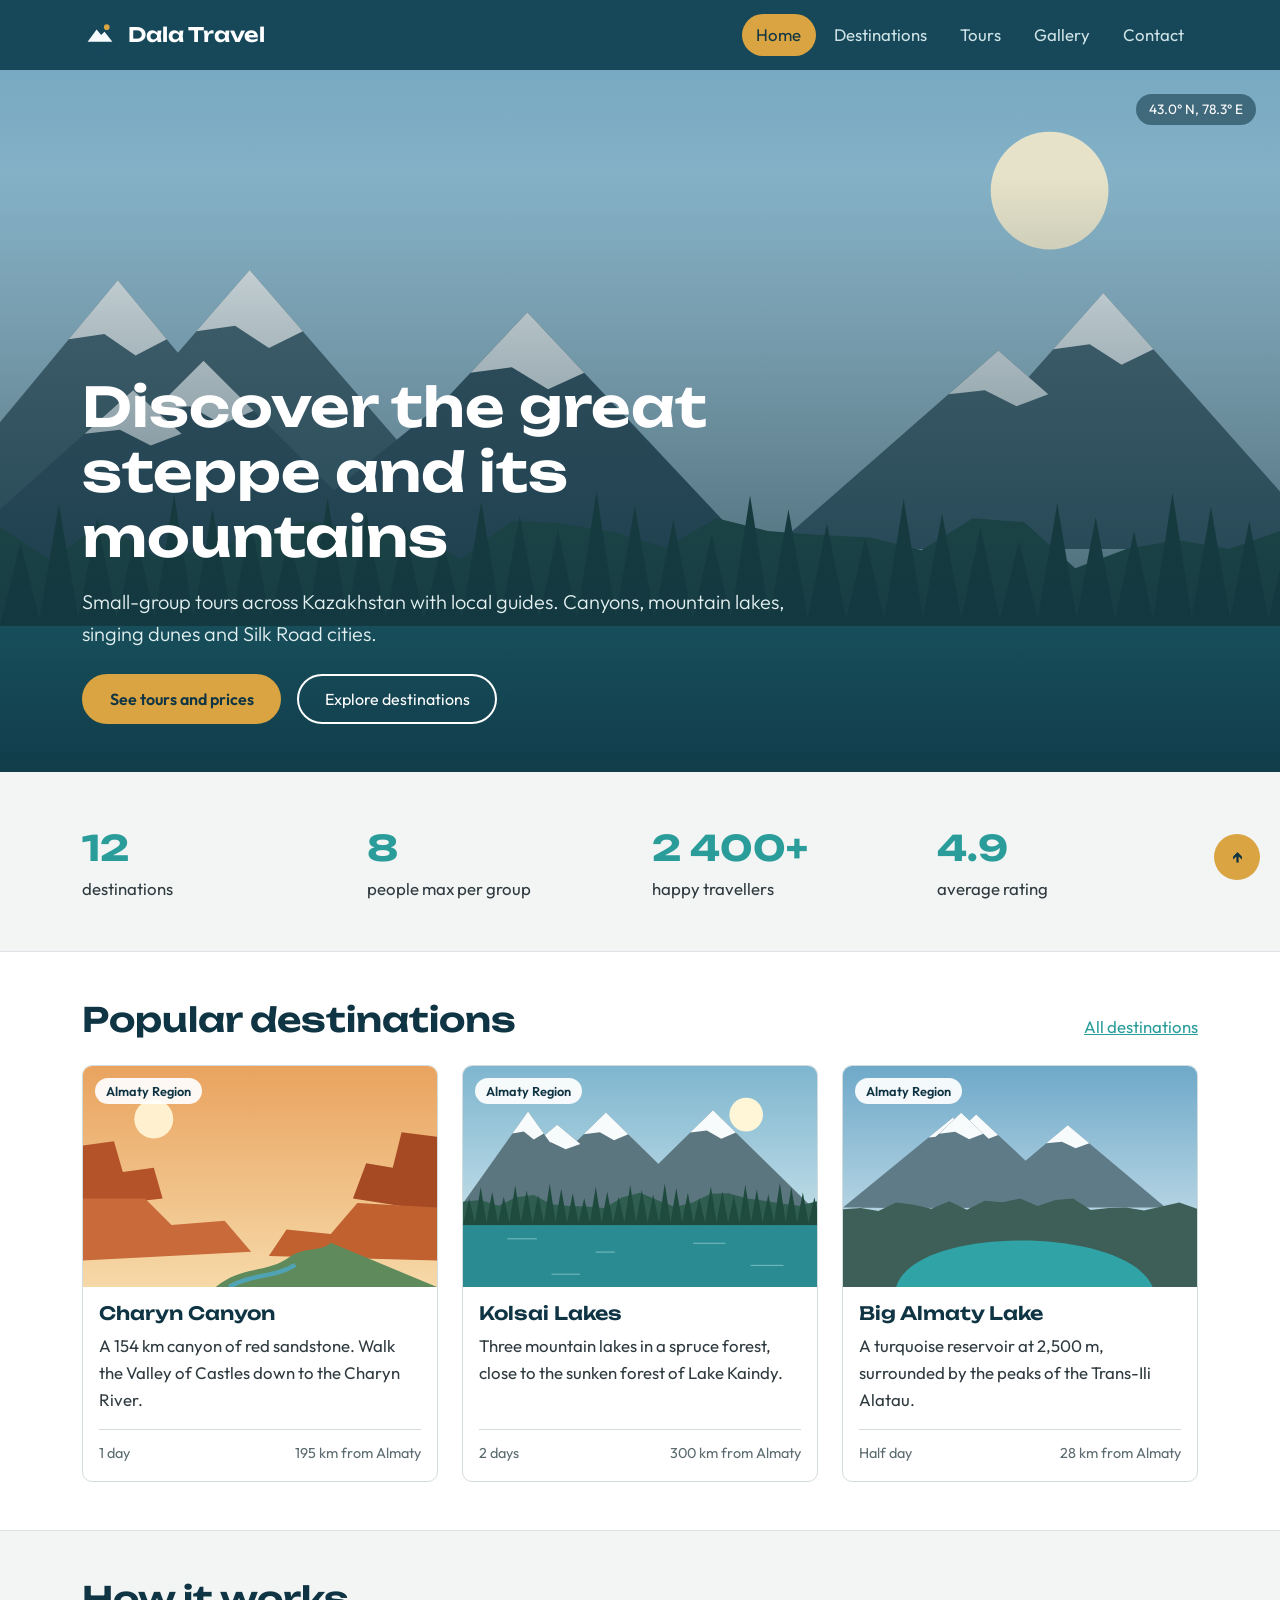
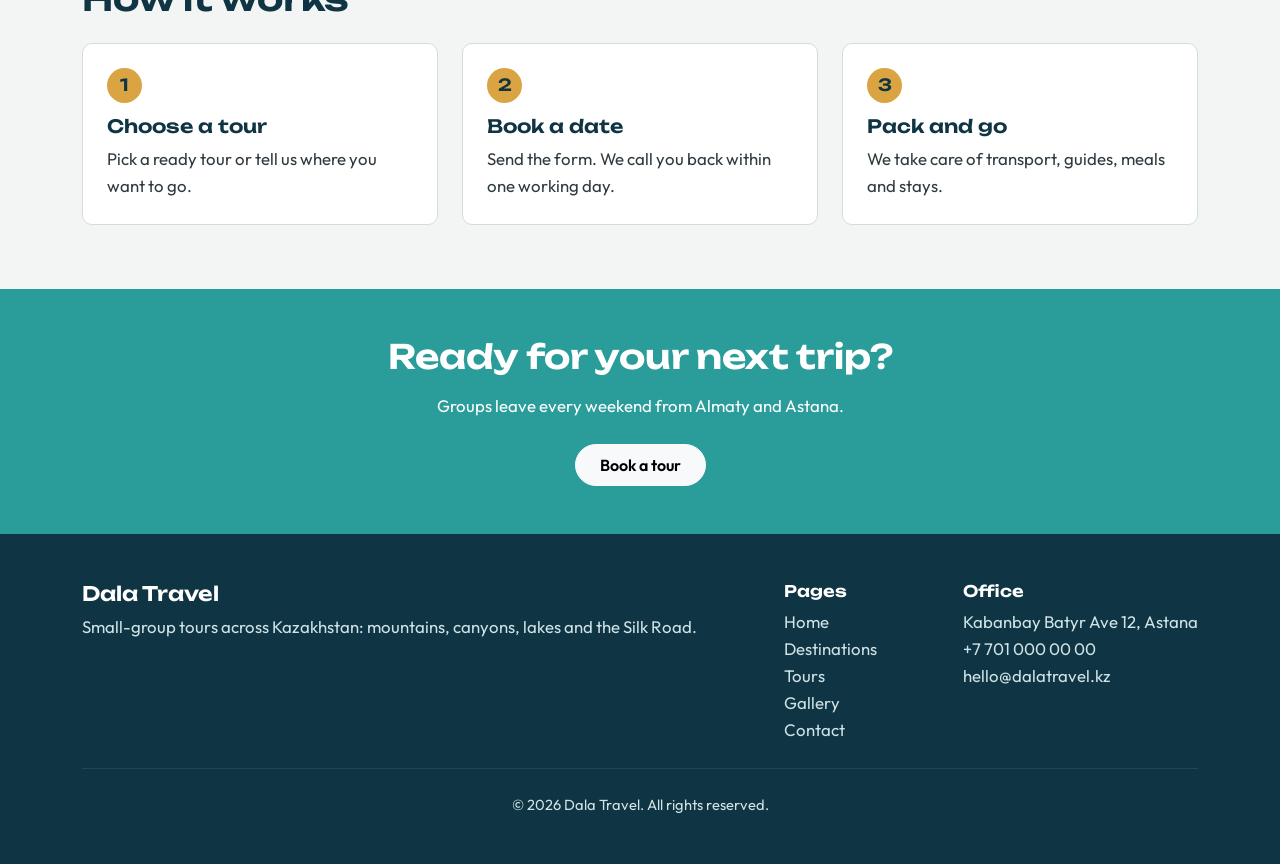
<file: index.html>
<!DOCTYPE html>
<html lang="en">
<head>
  <meta charset="UTF-8">
  <meta name="viewport" content="width=device-width, initial-scale=1">
  <meta name="description" content="Dala Travel organises small-group tours across Kazakhstan.">
  <title>Travel across Kazakhstan | Dala Travel</title>
  <link rel="icon" href="images/logo.svg" type="image/svg+xml">
  <link href="https://cdn.jsdelivr.net/npm/bootstrap@5.3.3/dist/css/bootstrap.min.css" rel="stylesheet">
  <link rel="preconnect" href="https://fonts.googleapis.com">
  <link rel="preconnect" href="https://fonts.gstatic.com" crossorigin>
  <link href="https://fonts.googleapis.com/css2?family=Outfit:wght@400;600;700&family=Unbounded:wght@500;600&display=swap" rel="stylesheet">
  <link rel="stylesheet" href="css/style.css">
</head>
<body id="top">
  <header>
    <nav class="navbar navbar-expand-lg navbar-dark site-nav fixed-top">
      <div class="container">
        <a class="navbar-brand" href="index.html">
          <img src="images/logo.svg" alt="">
          <span>Dala Travel</span>
        </a>
        <button class="navbar-toggler" type="button" data-bs-toggle="collapse" data-bs-target="#mainNav"
                aria-controls="mainNav" aria-expanded="false" aria-label="Open menu">
          <span class="navbar-toggler-icon"></span>
        </button>
        <div class="collapse navbar-collapse" id="mainNav">
          <ul class="navbar-nav ms-auto gap-lg-1">
          <li class="nav-item"><a class="nav-link active" href="index.html" aria-current="page">Home</a></li>
          <li class="nav-item"><a class="nav-link" href="destinations.html">Destinations</a></li>
          <li class="nav-item"><a class="nav-link" href="tours.html">Tours</a></li>
          <li class="nav-item"><a class="nav-link" href="gallery.html">Gallery</a></li>
          <li class="nav-item"><a class="nav-link" href="contact.html">Contact</a></li>
          </ul>
        </div>
      </div>
    </nav>
  </header>

  <main>
    <section id="hero">
      <img class="hero-bg" src="images/hero.svg" alt="Snowy Tien Shan mountains above a turquoise lake">
      <span class="hero-coords">43.0&deg; N, 78.3&deg; E</span>
      <div class="container pb-5">
        <div class="row">
          <div class="col-lg-8 text-center text-lg-start">
            <h1 class="mb-3">Discover the great steppe and its mountains</h1>
            <p class="lead mb-4">Small-group tours across Kazakhstan with local guides. Canyons, mountain lakes, singing dunes and Silk Road cities.</p>
            <div class="d-flex flex-column flex-sm-row gap-3 justify-content-center justify-content-lg-start">
              <a href="tours.html" class="btn btn-gold">See tours and prices</a>
              <a href="destinations.html" class="btn btn-outline-snow">Explore destinations</a>
            </div>
          </div>
        </div>
      </div>
    </section>

    <section class="py-5">
      <div class="container">
        <div class="stats-strip">
          <div class="stat"><strong>12</strong>destinations</div>
          <div class="stat"><strong>8</strong>people max per group</div>
          <div class="stat"><strong>2 400+</strong>happy travellers</div>
          <div class="stat"><strong>4.9</strong>average rating</div>
        </div>
      </div>
    </section>

    <section class="py-5 bg-white border-top border-bottom">
      <div class="container">
        <div class="d-flex flex-wrap justify-content-between align-items-end gap-2 mb-4">
          <h2 class="mb-0">Popular destinations</h2>
          <a href="destinations.html">All destinations</a>
        </div>
        <div class="row g-4">
          <div class="col-12 col-md-6 col-lg-4">
            <article class="dest-card">
              <span class="region-tag">Almaty Region</span>
              <figure><img src="images/charyn.svg" alt="Charyn Canyon"></figure>
              <div class="card-body p-3">
                <h3>Charyn Canyon</h3>
                <p>A 154&nbsp;km canyon of red sandstone. Walk the Valley of Castles down to the Charyn River.</p>
                <div class="meta">
                  <span>1 day</span>
                  <span>195 km from Almaty</span>
                </div>
              </div>
            </article>
          </div>
          <div class="col-12 col-md-6 col-lg-4">
            <article class="dest-card">
              <span class="region-tag">Almaty Region</span>
              <figure><img src="images/kolsai.svg" alt="Kolsai Lakes"></figure>
              <div class="card-body p-3">
                <h3>Kolsai Lakes</h3>
                <p>Three mountain lakes in a spruce forest, close to the sunken forest of Lake Kaindy.</p>
                <div class="meta">
                  <span>2 days</span>
                  <span>300 km from Almaty</span>
                </div>
              </div>
            </article>
          </div>
          <div class="col-12 col-md-6 col-lg-4">
            <article class="dest-card">
              <span class="region-tag">Almaty Region</span>
              <figure><img src="images/big-almaty.svg" alt="Big Almaty Lake"></figure>
              <div class="card-body p-3">
                <h3>Big Almaty Lake</h3>
                <p>A turquoise reservoir at 2,500&nbsp;m, surrounded by the peaks of the Trans-Ili Alatau.</p>
                <div class="meta">
                  <span>Half day</span>
                  <span>28 km from Almaty</span>
                </div>
              </div>
            </article>
          </div>
        </div>
      </div>
    </section>

    <section class="py-5">
      <div class="container">
        <h2>How it works</h2>
        <ol class="steps mt-4">
          <li>
            <h3>Choose a tour</h3>
            <p class="mb-0">Pick a ready tour or tell us where you want to go.</p>
          </li>
          <li>
            <h3>Book a date</h3>
            <p class="mb-0">Send the form. We call you back within one working day.</p>
          </li>
          <li>
            <h3>Pack and go</h3>
            <p class="mb-0">We take care of transport, guides, meals and stays.</p>
          </li>
        </ol>
      </div>
    </section>

    <section class="cta-band py-5">
      <div class="container text-center">
        <h2>Ready for your next trip?</h2>
        <p class="mx-auto mb-4">Groups leave every weekend from Almaty and Astana.</p>
        <a href="contact.html" class="btn btn-light rounded-pill px-4 py-2 fw-semibold">Book a tour</a>
      </div>
    </section>
  </main>

  <footer class="site-footer py-5">
    <div class="container">
      <div class="footer-cols">
        <section>
          <h2 class="h5">Dala Travel</h2>
          <p class="mb-0">Small-group tours across Kazakhstan: mountains, canyons, lakes and the Silk Road.</p>
        </section>
        <nav aria-label="Footer">
          <h2 class="h6">Pages</h2>
          <ul class="list-unstyled mb-0">
            <li><a href="index.html">Home</a></li>
            <li><a href="destinations.html">Destinations</a></li>
            <li><a href="tours.html">Tours</a></li>
            <li><a href="gallery.html">Gallery</a></li>
            <li><a href="contact.html">Contact</a></li>
          </ul>
        </nav>
        <address class="mb-0">
          <h2 class="h6">Office</h2>
          Kabanbay Batyr Ave 12, Astana<br>
          <a href="tel:+77010000000">+7 701 000 00 00</a><br>
          <a href="mailto:hello@dalatravel.kz">hello@dalatravel.kz</a>
        </address>
      </div>
      <hr class="border-secondary my-4">
      <p class="small mb-0 text-center mx-auto">&copy; 2026 Dala Travel. All rights reserved.</p>
    </div>
  </footer>

  <a href="#top" id="toTop" aria-label="Back to top">&uarr;</a>

  <script src="https://cdn.jsdelivr.net/npm/bootstrap@5.3.3/dist/js/bootstrap.bundle.min.js"></script>
  <script src="js/main.js"></script>
</body>
</html>
</file>
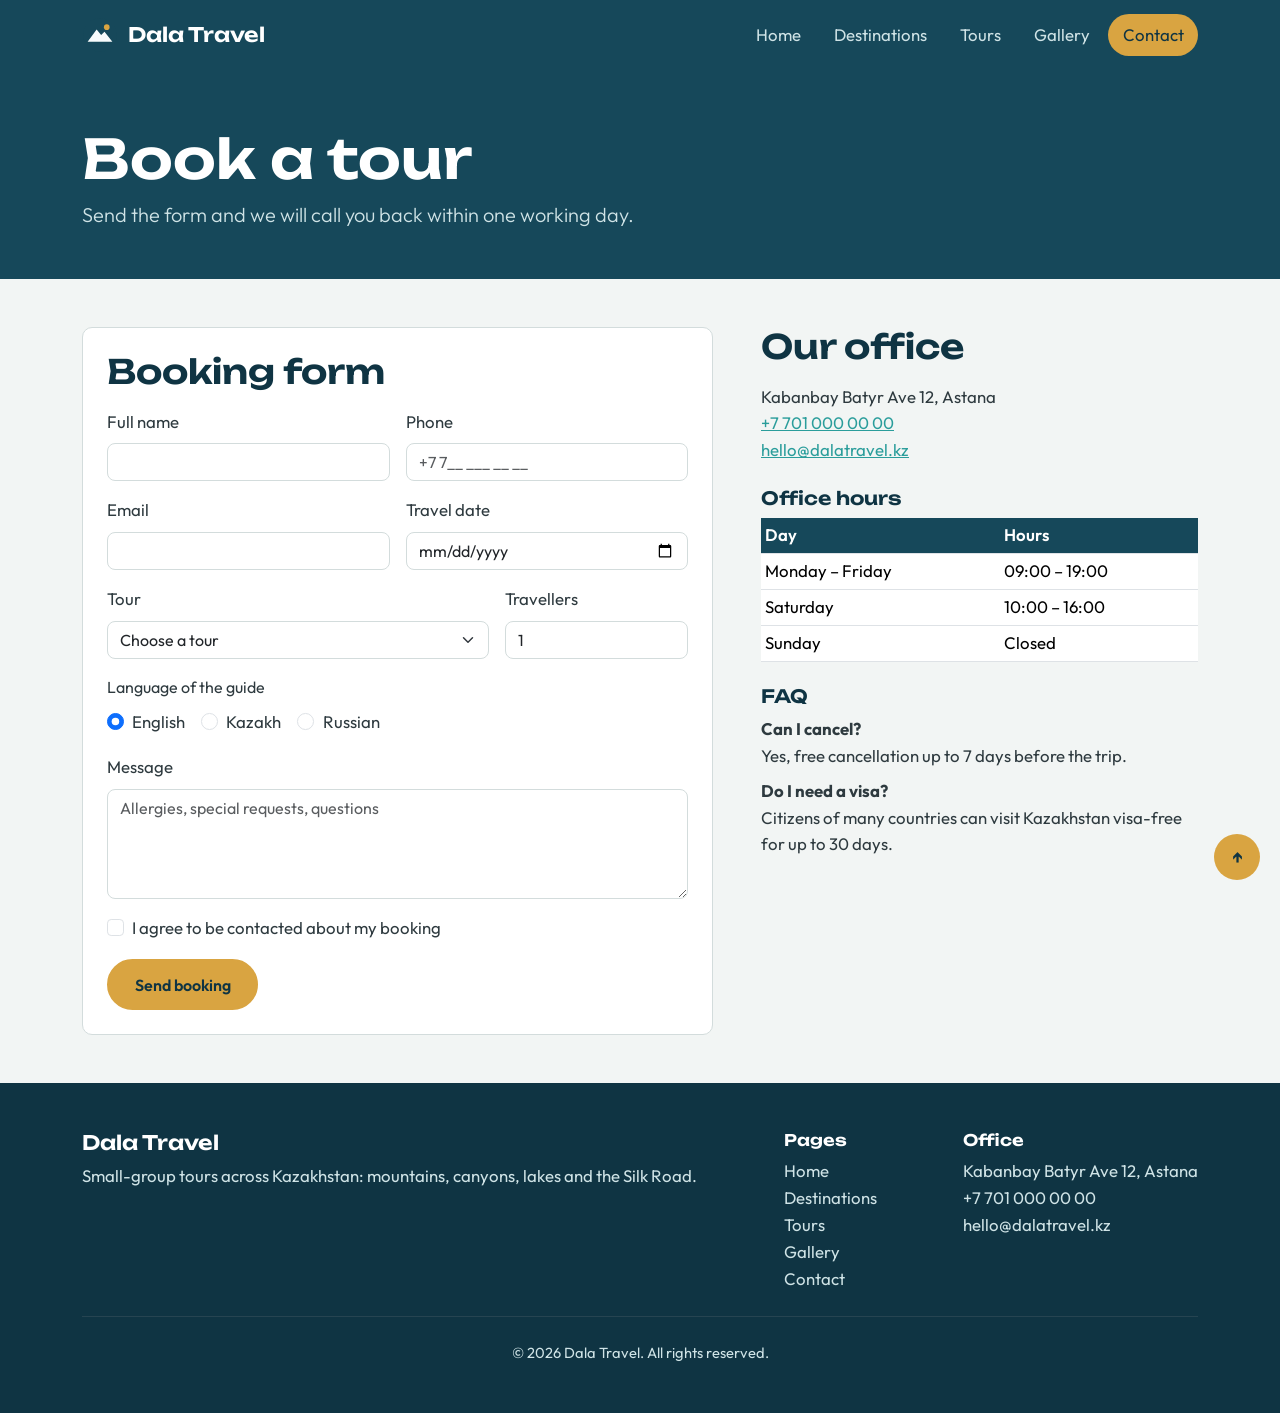
<file: contact.html>
<!DOCTYPE html>
<html lang="en">
<head>
  <meta charset="UTF-8">
  <meta name="viewport" content="width=device-width, initial-scale=1">
  <meta name="description" content="Book a tour or ask a question.">
  <title>Contact | Dala Travel</title>
  <link rel="icon" href="images/logo.svg" type="image/svg+xml">
  <link href="https://cdn.jsdelivr.net/npm/bootstrap@5.3.3/dist/css/bootstrap.min.css" rel="stylesheet">
  <link rel="preconnect" href="https://fonts.googleapis.com">
  <link rel="preconnect" href="https://fonts.gstatic.com" crossorigin>
  <link href="https://fonts.googleapis.com/css2?family=Outfit:wght@400;600;700&family=Unbounded:wght@500;600&display=swap" rel="stylesheet">
  <link rel="stylesheet" href="css/style.css">
</head>
<body id="top">
  <header>
    <nav class="navbar navbar-expand-lg navbar-dark site-nav fixed-top">
      <div class="container">
        <a class="navbar-brand" href="index.html">
          <img src="images/logo.svg" alt="">
          <span>Dala Travel</span>
        </a>
        <button class="navbar-toggler" type="button" data-bs-toggle="collapse" data-bs-target="#mainNav"
                aria-controls="mainNav" aria-expanded="false" aria-label="Open menu">
          <span class="navbar-toggler-icon"></span>
        </button>
        <div class="collapse navbar-collapse" id="mainNav">
          <ul class="navbar-nav ms-auto gap-lg-1">
          <li class="nav-item"><a class="nav-link" href="index.html">Home</a></li>
          <li class="nav-item"><a class="nav-link" href="destinations.html">Destinations</a></li>
          <li class="nav-item"><a class="nav-link" href="tours.html">Tours</a></li>
          <li class="nav-item"><a class="nav-link" href="gallery.html">Gallery</a></li>
          <li class="nav-item"><a class="nav-link active" href="contact.html" aria-current="page">Contact</a></li>
          </ul>
        </div>
      </div>
    </nav>
  </header>

  <main>
    <section class="page-head">
      <div class="container">
        <h1>Book a tour</h1>
        <p class="lead">Send the form and we will call you back within one working day.</p>
      </div>
    </section>

    <section class="py-5">
      <div class="container">
        <div class="row g-5">
          <div class="col-lg-7">
            <div class="contact-box p-4">
              <h2>Booking form</h2>
              <form id="bookingForm" class="needs-validation" novalidate>
                <div class="row g-3">
                  <div class="col-md-6">
                    <label for="name" class="form-label">Full name</label>
                    <input type="text" class="form-control" id="name" name="name" required>
                    <div class="invalid-feedback">Enter your name.</div>
                  </div>
                  <div class="col-md-6">
                    <label for="phone" class="form-label">Phone</label>
                    <input type="tel" class="form-control" id="phone" name="phone" placeholder="+7 7__ ___ __ __" pattern="[+0-9 ()-]{10,}" required>
                    <div class="invalid-feedback">Enter a phone number with at least 10 digits.</div>
                  </div>
                  <div class="col-md-6">
                    <label for="email" class="form-label">Email</label>
                    <input type="email" class="form-control" id="email" name="email" required>
                    <div class="invalid-feedback">Enter a valid email.</div>
                  </div>
                  <div class="col-md-6">
                    <label for="date" class="form-label">Travel date</label>
                    <input type="date" class="form-control" id="date" name="date" required>
                    <div class="invalid-feedback">Choose a date.</div>
                  </div>
                  <div class="col-md-8">
                    <label for="tour" class="form-label">Tour</label>
                    <select class="form-select" id="tour" name="tour" required>
                      <option value="">Choose a tour</option>
                      <option>Almaty Day Trip</option>
                      <option>Canyon &amp; Lakes</option>
                      <option>Singing Dune</option>
                      <option>Burabay Weekend</option>
                      <option>Silk Road</option>
                      <option>Tien Shan Trek</option>
                      <option>Custom trip</option>
                    </select>
                    <div class="invalid-feedback">Choose a tour.</div>
                  </div>
                  <div class="col-md-4">
                    <label for="people" class="form-label">Travellers</label>
                    <input type="number" class="form-control" id="people" name="people" min="1" max="8" value="1" required>
                    <div class="invalid-feedback">From 1 to 8 people.</div>
                  </div>
                  <div class="col-12">
                    <fieldset>
                      <legend class="form-label fs-6">Language of the guide</legend>
                      <div class="d-flex flex-wrap gap-3">
                        <div class="form-check">
                          <input class="form-check-input" type="radio" name="language" id="lang1" value="english" checked>
                          <label class="form-check-label" for="lang1">English</label>
                        </div>
                        <div class="form-check">
                          <input class="form-check-input" type="radio" name="language" id="lang2" value="kazakh">
                          <label class="form-check-label" for="lang2">Kazakh</label>
                        </div>
                        <div class="form-check">
                          <input class="form-check-input" type="radio" name="language" id="lang3" value="russian">
                          <label class="form-check-label" for="lang3">Russian</label>
                        </div>
                      </div>
                    </fieldset>
                  </div>
                  <div class="col-12">
                    <label for="message" class="form-label">Message</label>
                    <textarea class="form-control" id="message" name="message" rows="4" placeholder="Allergies, special requests, questions"></textarea>
                  </div>
                  <div class="col-12">
                    <div class="form-check">
                      <input class="form-check-input" type="checkbox" id="agree" required>
                      <label class="form-check-label" for="agree">I agree to be contacted about my booking</label>
                      <div class="invalid-feedback">Please confirm to continue.</div>
                    </div>
                  </div>
                  <div class="col-12">
                    <button type="submit" class="btn btn-gold">Send booking</button>
                  </div>
                </div>
              </form>
              <div id="formSuccess" class="alert alert-success mt-3 d-none" role="status">
                Booking sent. We will call you within one working day to confirm.
              </div>
            </div>
          </div>

          <aside class="col-lg-5">
            <h2>Our office</h2>
            <address>
              Kabanbay Batyr Ave 12, Astana<br>
              <a href="tel:+77010000000">+7 701 000 00 00</a><br>
              <a href="mailto:hello@dalatravel.kz">hello@dalatravel.kz</a>
            </address>

            <h3 class="mt-4">Office hours</h3>
            <table class="table table-sm table-tours">
              <thead>
                <tr><th scope="col">Day</th><th scope="col">Hours</th></tr>
              </thead>
              <tbody>
                <tr><td>Monday &ndash; Friday</td><td>09:00 &ndash; 19:00</td></tr>
                <tr><td>Saturday</td><td>10:00 &ndash; 16:00</td></tr>
                <tr><td>Sunday</td><td>Closed</td></tr>
              </tbody>
            </table>

            <h3 class="mt-4">FAQ</h3>
            <dl>
              <dt>Can I cancel?</dt>
              <dd>Yes, free cancellation up to 7 days before the trip.</dd>
              <dt>Do I need a visa?</dt>
              <dd>Citizens of many countries can visit Kazakhstan visa-free for up to 30 days.</dd>
            </dl>
          </aside>
        </div>
      </div>
    </section>
  </main>

  <footer class="site-footer py-5">
    <div class="container">
      <div class="footer-cols">
        <section>
          <h2 class="h5">Dala Travel</h2>
          <p class="mb-0">Small-group tours across Kazakhstan: mountains, canyons, lakes and the Silk Road.</p>
        </section>
        <nav aria-label="Footer">
          <h2 class="h6">Pages</h2>
          <ul class="list-unstyled mb-0">
            <li><a href="index.html">Home</a></li>
            <li><a href="destinations.html">Destinations</a></li>
            <li><a href="tours.html">Tours</a></li>
            <li><a href="gallery.html">Gallery</a></li>
            <li><a href="contact.html">Contact</a></li>
          </ul>
        </nav>
        <address class="mb-0">
          <h2 class="h6">Office</h2>
          Kabanbay Batyr Ave 12, Astana<br>
          <a href="tel:+77010000000">+7 701 000 00 00</a><br>
          <a href="mailto:hello@dalatravel.kz">hello@dalatravel.kz</a>
        </address>
      </div>
      <hr class="border-secondary my-4">
      <p class="small mb-0 text-center mx-auto">&copy; 2026 Dala Travel. All rights reserved.</p>
    </div>
  </footer>

  <a href="#top" id="toTop" aria-label="Back to top">&uarr;</a>

  <script src="https://cdn.jsdelivr.net/npm/bootstrap@5.3.3/dist/js/bootstrap.bundle.min.js"></script>
  <script src="js/main.js"></script>
</body>
</html>
</file>
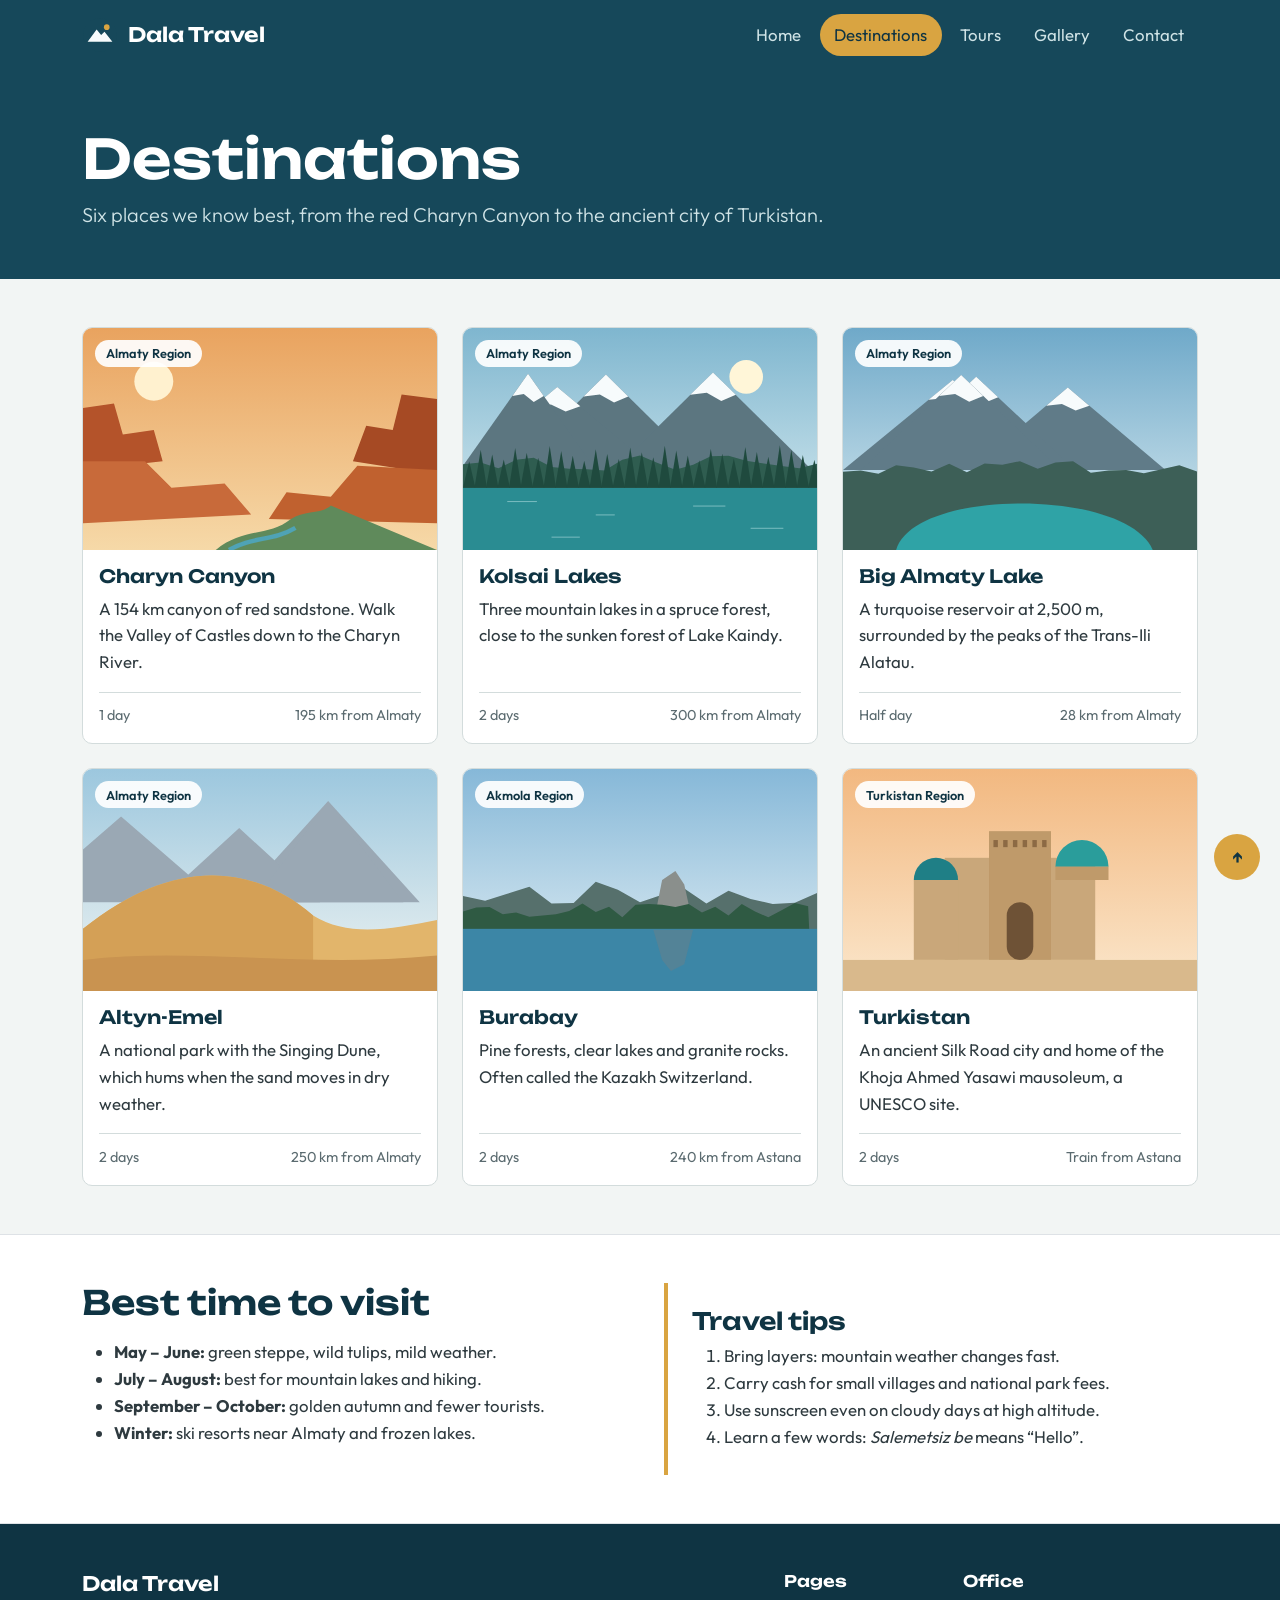
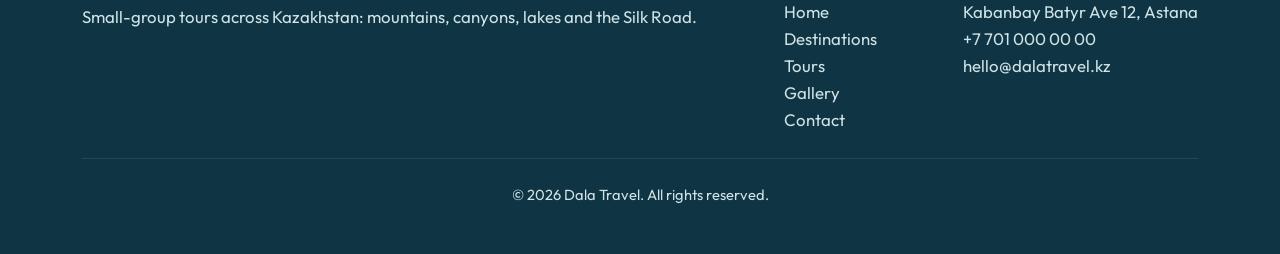
<file: destinations.html>
<!DOCTYPE html>
<html lang="en">
<head>
  <meta charset="UTF-8">
  <meta name="viewport" content="width=device-width, initial-scale=1">
  <meta name="description" content="Places to visit in Kazakhstan with Dala Travel.">
  <title>Destinations | Dala Travel</title>
  <link rel="icon" href="images/logo.svg" type="image/svg+xml">
  <link href="https://cdn.jsdelivr.net/npm/bootstrap@5.3.3/dist/css/bootstrap.min.css" rel="stylesheet">
  <link rel="preconnect" href="https://fonts.googleapis.com">
  <link rel="preconnect" href="https://fonts.gstatic.com" crossorigin>
  <link href="https://fonts.googleapis.com/css2?family=Outfit:wght@400;600;700&family=Unbounded:wght@500;600&display=swap" rel="stylesheet">
  <link rel="stylesheet" href="css/style.css">
</head>
<body id="top">
  <header>
    <nav class="navbar navbar-expand-lg navbar-dark site-nav fixed-top">
      <div class="container">
        <a class="navbar-brand" href="index.html">
          <img src="images/logo.svg" alt="">
          <span>Dala Travel</span>
        </a>
        <button class="navbar-toggler" type="button" data-bs-toggle="collapse" data-bs-target="#mainNav"
                aria-controls="mainNav" aria-expanded="false" aria-label="Open menu">
          <span class="navbar-toggler-icon"></span>
        </button>
        <div class="collapse navbar-collapse" id="mainNav">
          <ul class="navbar-nav ms-auto gap-lg-1">
          <li class="nav-item"><a class="nav-link" href="index.html">Home</a></li>
          <li class="nav-item"><a class="nav-link active" href="destinations.html" aria-current="page">Destinations</a></li>
          <li class="nav-item"><a class="nav-link" href="tours.html">Tours</a></li>
          <li class="nav-item"><a class="nav-link" href="gallery.html">Gallery</a></li>
          <li class="nav-item"><a class="nav-link" href="contact.html">Contact</a></li>
          </ul>
        </div>
      </div>
    </nav>
  </header>

  <main>
    <section class="page-head">
      <div class="container">
        <h1>Destinations</h1>
        <p class="lead">Six places we know best, from the red Charyn Canyon to the ancient city of Turkistan.</p>
      </div>
    </section>

    <section class="py-5">
      <div class="container">
        <div class="row g-4">
          <div class="col-12 col-md-6 col-lg-4">
            <article class="dest-card">
              <span class="region-tag">Almaty Region</span>
              <figure><img src="images/charyn.svg" alt="Charyn Canyon"></figure>
              <div class="card-body p-3">
                <h3>Charyn Canyon</h3>
                <p>A 154&nbsp;km canyon of red sandstone. Walk the Valley of Castles down to the Charyn River.</p>
                <div class="meta">
                  <span>1 day</span>
                  <span>195 km from Almaty</span>
                </div>
              </div>
            </article>
          </div>
          <div class="col-12 col-md-6 col-lg-4">
            <article class="dest-card">
              <span class="region-tag">Almaty Region</span>
              <figure><img src="images/kolsai.svg" alt="Kolsai Lakes"></figure>
              <div class="card-body p-3">
                <h3>Kolsai Lakes</h3>
                <p>Three mountain lakes in a spruce forest, close to the sunken forest of Lake Kaindy.</p>
                <div class="meta">
                  <span>2 days</span>
                  <span>300 km from Almaty</span>
                </div>
              </div>
            </article>
          </div>
          <div class="col-12 col-md-6 col-lg-4">
            <article class="dest-card">
              <span class="region-tag">Almaty Region</span>
              <figure><img src="images/big-almaty.svg" alt="Big Almaty Lake"></figure>
              <div class="card-body p-3">
                <h3>Big Almaty Lake</h3>
                <p>A turquoise reservoir at 2,500&nbsp;m, surrounded by the peaks of the Trans-Ili Alatau.</p>
                <div class="meta">
                  <span>Half day</span>
                  <span>28 km from Almaty</span>
                </div>
              </div>
            </article>
          </div>
          <div class="col-12 col-md-6 col-lg-4">
            <article class="dest-card">
              <span class="region-tag">Almaty Region</span>
              <figure><img src="images/altyn-emel.svg" alt="Altyn-Emel"></figure>
              <div class="card-body p-3">
                <h3>Altyn-Emel</h3>
                <p>A national park with the Singing Dune, which hums when the sand moves in dry weather.</p>
                <div class="meta">
                  <span>2 days</span>
                  <span>250 km from Almaty</span>
                </div>
              </div>
            </article>
          </div>
          <div class="col-12 col-md-6 col-lg-4">
            <article class="dest-card">
              <span class="region-tag">Akmola Region</span>
              <figure><img src="images/burabay.svg" alt="Burabay"></figure>
              <div class="card-body p-3">
                <h3>Burabay</h3>
                <p>Pine forests, clear lakes and granite rocks. Often called the Kazakh Switzerland.</p>
                <div class="meta">
                  <span>2 days</span>
                  <span>240 km from Astana</span>
                </div>
              </div>
            </article>
          </div>
          <div class="col-12 col-md-6 col-lg-4">
            <article class="dest-card">
              <span class="region-tag">Turkistan Region</span>
              <figure><img src="images/turkistan.svg" alt="Turkistan"></figure>
              <div class="card-body p-3">
                <h3>Turkistan</h3>
                <p>An ancient Silk Road city and home of the Khoja Ahmed Yasawi mausoleum, a UNESCO site.</p>
                <div class="meta">
                  <span>2 days</span>
                  <span>Train from Astana</span>
                </div>
              </div>
            </article>
          </div>
        </div>
      </div>
    </section>

    <section class="py-5 bg-white border-top border-bottom">
      <div class="container">
        <div class="row g-5">
          <div class="col-lg-6">
            <h2>Best time to visit</h2>
            <ul>
              <li><strong>May &ndash; June:</strong> green steppe, wild tulips, mild weather.</li>
              <li><strong>July &ndash; August:</strong> best for mountain lakes and hiking.</li>
              <li><strong>September &ndash; October:</strong> golden autumn and fewer tourists.</li>
              <li><strong>Winter:</strong> ski resorts near Almaty and frozen lakes.</li>
            </ul>
          </div>
          <aside class="col-lg-6">
            <div class="tip-box p-4">
              <h2 class="h4">Travel tips</h2>
              <ol class="mb-0">
                <li>Bring layers: mountain weather changes fast.</li>
                <li>Carry cash for small villages and national park fees.</li>
                <li>Use sunscreen even on cloudy days at high altitude.</li>
                <li>Learn a few words: <span class="fst-italic">Salemetsiz be</span> means &ldquo;Hello&rdquo;.</li>
              </ol>
            </div>
          </aside>
        </div>
      </div>
    </section>
  </main>

  <footer class="site-footer py-5">
    <div class="container">
      <div class="footer-cols">
        <section>
          <h2 class="h5">Dala Travel</h2>
          <p class="mb-0">Small-group tours across Kazakhstan: mountains, canyons, lakes and the Silk Road.</p>
        </section>
        <nav aria-label="Footer">
          <h2 class="h6">Pages</h2>
          <ul class="list-unstyled mb-0">
            <li><a href="index.html">Home</a></li>
            <li><a href="destinations.html">Destinations</a></li>
            <li><a href="tours.html">Tours</a></li>
            <li><a href="gallery.html">Gallery</a></li>
            <li><a href="contact.html">Contact</a></li>
          </ul>
        </nav>
        <address class="mb-0">
          <h2 class="h6">Office</h2>
          Kabanbay Batyr Ave 12, Astana<br>
          <a href="tel:+77010000000">+7 701 000 00 00</a><br>
          <a href="mailto:hello@dalatravel.kz">hello@dalatravel.kz</a>
        </address>
      </div>
      <hr class="border-secondary my-4">
      <p class="small mb-0 text-center mx-auto">&copy; 2026 Dala Travel. All rights reserved.</p>
    </div>
  </footer>

  <a href="#top" id="toTop" aria-label="Back to top">&uarr;</a>

  <script src="https://cdn.jsdelivr.net/npm/bootstrap@5.3.3/dist/js/bootstrap.bundle.min.js"></script>
  <script src="js/main.js"></script>
</body>
</html>
</file>
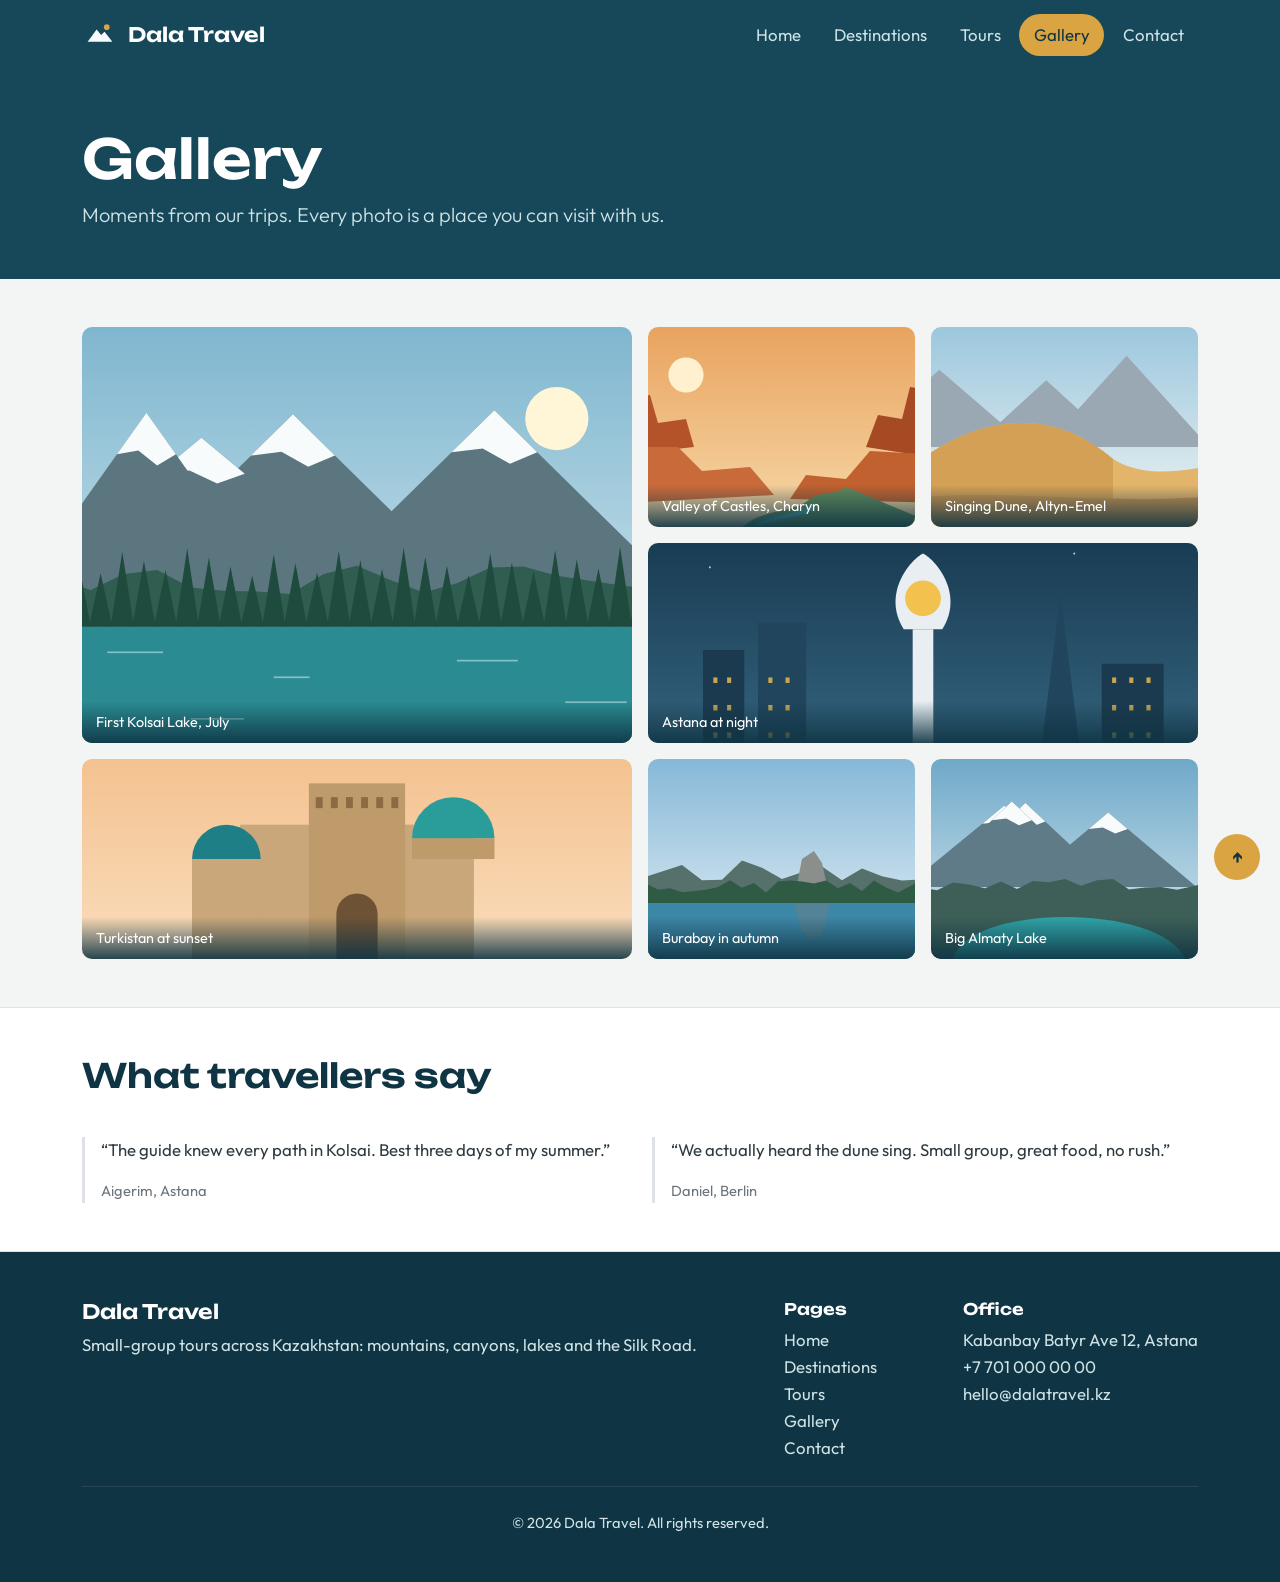
<file: gallery.html>
<!DOCTYPE html>
<html lang="en">
<head>
  <meta charset="UTF-8">
  <meta name="viewport" content="width=device-width, initial-scale=1">
  <meta name="description" content="Photos from Dala Travel trips across Kazakhstan.">
  <title>Gallery | Dala Travel</title>
  <link rel="icon" href="images/logo.svg" type="image/svg+xml">
  <link href="https://cdn.jsdelivr.net/npm/bootstrap@5.3.3/dist/css/bootstrap.min.css" rel="stylesheet">
  <link rel="preconnect" href="https://fonts.googleapis.com">
  <link rel="preconnect" href="https://fonts.gstatic.com" crossorigin>
  <link href="https://fonts.googleapis.com/css2?family=Outfit:wght@400;600;700&family=Unbounded:wght@500;600&display=swap" rel="stylesheet">
  <link rel="stylesheet" href="css/style.css">
</head>
<body id="top">
  <header>
    <nav class="navbar navbar-expand-lg navbar-dark site-nav fixed-top">
      <div class="container">
        <a class="navbar-brand" href="index.html">
          <img src="images/logo.svg" alt="">
          <span>Dala Travel</span>
        </a>
        <button class="navbar-toggler" type="button" data-bs-toggle="collapse" data-bs-target="#mainNav"
                aria-controls="mainNav" aria-expanded="false" aria-label="Open menu">
          <span class="navbar-toggler-icon"></span>
        </button>
        <div class="collapse navbar-collapse" id="mainNav">
          <ul class="navbar-nav ms-auto gap-lg-1">
          <li class="nav-item"><a class="nav-link" href="index.html">Home</a></li>
          <li class="nav-item"><a class="nav-link" href="destinations.html">Destinations</a></li>
          <li class="nav-item"><a class="nav-link" href="tours.html">Tours</a></li>
          <li class="nav-item"><a class="nav-link active" href="gallery.html" aria-current="page">Gallery</a></li>
          <li class="nav-item"><a class="nav-link" href="contact.html">Contact</a></li>
          </ul>
        </div>
      </div>
    </nav>
  </header>

  <main>
    <section class="page-head">
      <div class="container">
        <h1>Gallery</h1>
        <p class="lead">Moments from our trips. Every photo is a place you can visit with us.</p>
      </div>
    </section>

    <section class="py-5">
      <div class="container">
        <div class="gallery-grid">
          <figure class="wide tall">
            <img src="images/kolsai.svg" alt="Kolsai Lake with spruce forest">
            <figcaption>First Kolsai Lake, July</figcaption>
          </figure>
          <figure>
            <img src="images/charyn.svg" alt="Charyn Canyon red rocks">
            <figcaption>Valley of Castles, Charyn</figcaption>
          </figure>
          <figure>
            <img src="images/altyn-emel.svg" alt="Singing Dune">
            <figcaption>Singing Dune, Altyn-Emel</figcaption>
          </figure>
          <figure class="wide">
            <img src="images/astana.svg" alt="Astana at night with Baiterek tower">
            <figcaption>Astana at night</figcaption>
          </figure>
          <figure class="wide">
            <img src="images/turkistan.svg" alt="Khoja Ahmed Yasawi mausoleum">
            <figcaption>Turkistan at sunset</figcaption>
          </figure>
          <figure>
            <img src="images/burabay.svg" alt="Burabay lake and Okzhetpes rock">
            <figcaption>Burabay in autumn</figcaption>
          </figure>
          <figure>
            <img src="images/big-almaty.svg" alt="Big Almaty Lake">
            <figcaption>Big Almaty Lake</figcaption>
          </figure>
        </div>
      </div>
    </section>

    <section class="py-5 bg-white border-top border-bottom">
      <div class="container">
        <h2>What travellers say</h2>
        <div class="row g-4 mt-1">
          <div class="col-md-6">
            <blockquote class="border-start border-3 ps-3 mb-0">
              <p>&ldquo;The guide knew every path in Kolsai. Best three days of my summer.&rdquo;</p>
              <footer class="small text-secondary">Aigerim, Astana</footer>
            </blockquote>
          </div>
          <div class="col-md-6">
            <blockquote class="border-start border-3 ps-3 mb-0">
              <p>&ldquo;We actually heard the dune sing. Small group, great food, no rush.&rdquo;</p>
              <footer class="small text-secondary">Daniel, Berlin</footer>
            </blockquote>
          </div>
        </div>
      </div>
    </section>
  </main>

  <footer class="site-footer py-5">
    <div class="container">
      <div class="footer-cols">
        <section>
          <h2 class="h5">Dala Travel</h2>
          <p class="mb-0">Small-group tours across Kazakhstan: mountains, canyons, lakes and the Silk Road.</p>
        </section>
        <nav aria-label="Footer">
          <h2 class="h6">Pages</h2>
          <ul class="list-unstyled mb-0">
            <li><a href="index.html">Home</a></li>
            <li><a href="destinations.html">Destinations</a></li>
            <li><a href="tours.html">Tours</a></li>
            <li><a href="gallery.html">Gallery</a></li>
            <li><a href="contact.html">Contact</a></li>
          </ul>
        </nav>
        <address class="mb-0">
          <h2 class="h6">Office</h2>
          Kabanbay Batyr Ave 12, Astana<br>
          <a href="tel:+77010000000">+7 701 000 00 00</a><br>
          <a href="mailto:hello@dalatravel.kz">hello@dalatravel.kz</a>
        </address>
      </div>
      <hr class="border-secondary my-4">
      <p class="small mb-0 text-center mx-auto">&copy; 2026 Dala Travel. All rights reserved.</p>
    </div>
  </footer>

  <a href="#top" id="toTop" aria-label="Back to top">&uarr;</a>

  <script src="https://cdn.jsdelivr.net/npm/bootstrap@5.3.3/dist/js/bootstrap.bundle.min.js"></script>
  <script src="js/main.js"></script>
</body>
</html>
</file>
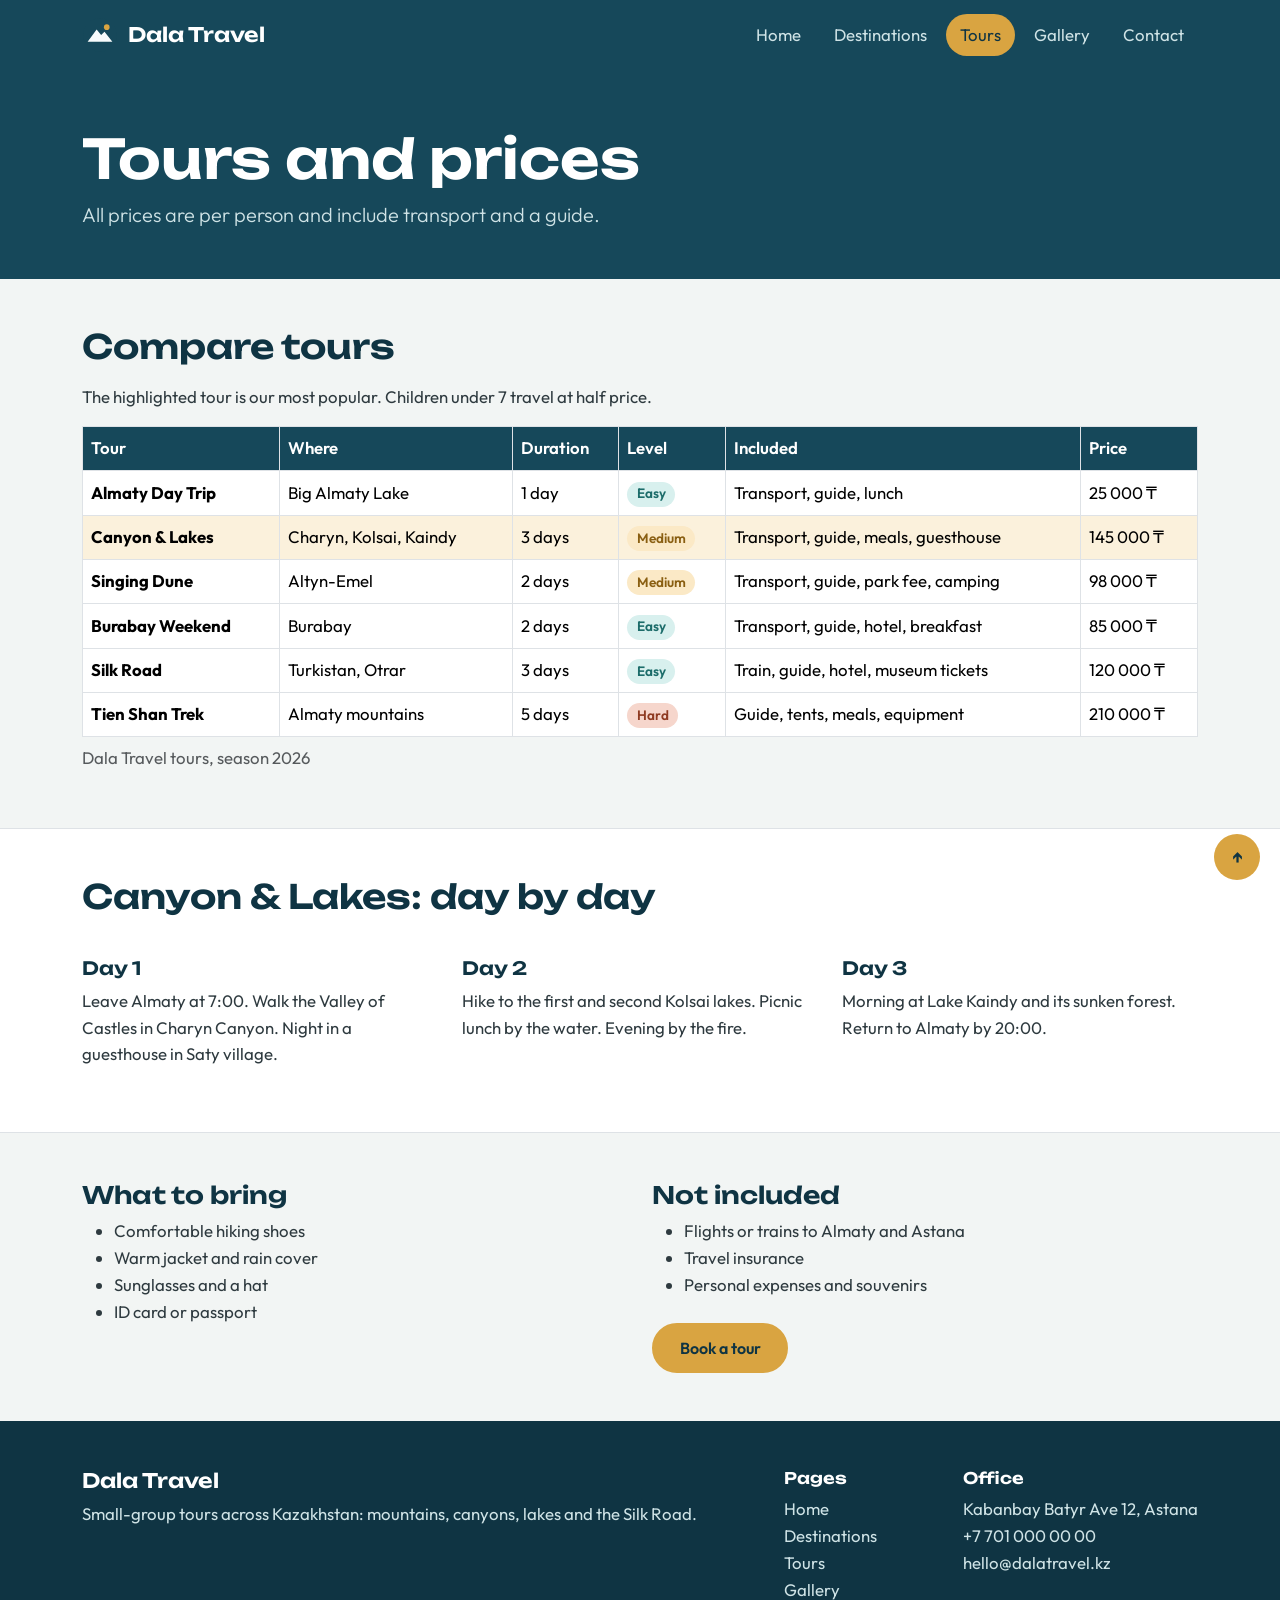
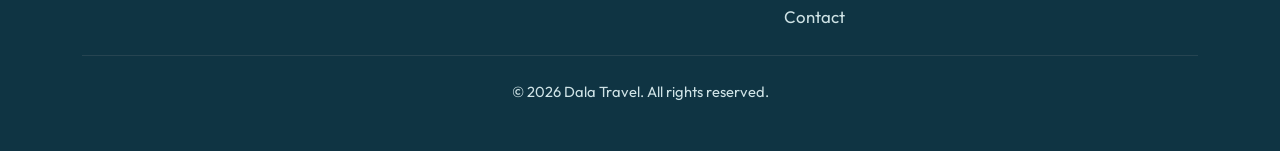
<file: tours.html>
<!DOCTYPE html>
<html lang="en">
<head>
  <meta charset="UTF-8">
  <meta name="viewport" content="width=device-width, initial-scale=1">
  <meta name="description" content="Tour schedule and prices of Dala Travel.">
  <title>Tours and prices | Dala Travel</title>
  <link rel="icon" href="images/logo.svg" type="image/svg+xml">
  <link href="https://cdn.jsdelivr.net/npm/bootstrap@5.3.3/dist/css/bootstrap.min.css" rel="stylesheet">
  <link rel="preconnect" href="https://fonts.googleapis.com">
  <link rel="preconnect" href="https://fonts.gstatic.com" crossorigin>
  <link href="https://fonts.googleapis.com/css2?family=Outfit:wght@400;600;700&family=Unbounded:wght@500;600&display=swap" rel="stylesheet">
  <link rel="stylesheet" href="css/style.css">
</head>
<body id="top">
  <header>
    <nav class="navbar navbar-expand-lg navbar-dark site-nav fixed-top">
      <div class="container">
        <a class="navbar-brand" href="index.html">
          <img src="images/logo.svg" alt="">
          <span>Dala Travel</span>
        </a>
        <button class="navbar-toggler" type="button" data-bs-toggle="collapse" data-bs-target="#mainNav"
                aria-controls="mainNav" aria-expanded="false" aria-label="Open menu">
          <span class="navbar-toggler-icon"></span>
        </button>
        <div class="collapse navbar-collapse" id="mainNav">
          <ul class="navbar-nav ms-auto gap-lg-1">
          <li class="nav-item"><a class="nav-link" href="index.html">Home</a></li>
          <li class="nav-item"><a class="nav-link" href="destinations.html">Destinations</a></li>
          <li class="nav-item"><a class="nav-link active" href="tours.html" aria-current="page">Tours</a></li>
          <li class="nav-item"><a class="nav-link" href="gallery.html">Gallery</a></li>
          <li class="nav-item"><a class="nav-link" href="contact.html">Contact</a></li>
          </ul>
        </div>
      </div>
    </nav>
  </header>

  <main>
    <section class="page-head">
      <div class="container">
        <h1>Tours and prices</h1>
        <p class="lead">All prices are per person and include transport and a guide.</p>
      </div>
    </section>

    <section class="py-5">
      <div class="container">
        <h2>Compare tours</h2>
        <p>The highlighted tour is our most popular. Children under 7 travel at half price.</p>
        <div class="table-responsive">
          <table class="table table-bordered table-tours mb-0">
            <caption>Dala Travel tours, season 2026</caption>
            <thead>
              <tr>
                <th scope="col">Tour</th>
                <th scope="col">Where</th>
                <th scope="col">Duration</th>
                <th scope="col">Level</th>
                <th scope="col">Included</th>
                <th scope="col">Price</th>
              </tr>
            </thead>
            <tbody>
              <tr>
                <th scope="row">Almaty Day Trip</th>
                <td>Big Almaty Lake</td>
                <td>1 day</td>
                <td><span class="level level-easy">Easy</span></td>
                <td>Transport, guide, lunch</td>
                <td>25 000 &#8376;</td>
              </tr>
              <tr class="popular">
                <th scope="row">Canyon &amp; Lakes</th>
                <td>Charyn, Kolsai, Kaindy</td>
                <td>3 days</td>
                <td><span class="level level-medium">Medium</span></td>
                <td>Transport, guide, meals, guesthouse</td>
                <td>145 000 &#8376;</td>
              </tr>
              <tr>
                <th scope="row">Singing Dune</th>
                <td>Altyn-Emel</td>
                <td>2 days</td>
                <td><span class="level level-medium">Medium</span></td>
                <td>Transport, guide, park fee, camping</td>
                <td>98 000 &#8376;</td>
              </tr>
              <tr>
                <th scope="row">Burabay Weekend</th>
                <td>Burabay</td>
                <td>2 days</td>
                <td><span class="level level-easy">Easy</span></td>
                <td>Transport, guide, hotel, breakfast</td>
                <td>85 000 &#8376;</td>
              </tr>
              <tr>
                <th scope="row">Silk Road</th>
                <td>Turkistan, Otrar</td>
                <td>3 days</td>
                <td><span class="level level-easy">Easy</span></td>
                <td>Train, guide, hotel, museum tickets</td>
                <td>120 000 &#8376;</td>
              </tr>
              <tr>
                <th scope="row">Tien Shan Trek</th>
                <td>Almaty mountains</td>
                <td>5 days</td>
                <td><span class="level level-hard">Hard</span></td>
                <td>Guide, tents, meals, equipment</td>
                <td>210 000 &#8376;</td>
              </tr>
            </tbody>
          </table>
        </div>
      </div>
    </section>

    <section class="py-5 bg-white border-top border-bottom">
      <div class="container">
        <h2>Canyon &amp; Lakes: day by day</h2>
        <div class="row g-4 mt-1">
          <article class="col-md-4">
            <h3>Day 1</h3>
            <p>Leave Almaty at 7:00. Walk the Valley of Castles in Charyn Canyon. Night in a guesthouse in Saty village.</p>
          </article>
          <article class="col-md-4">
            <h3>Day 2</h3>
            <p>Hike to the first and second Kolsai lakes. Picnic lunch by the water. Evening by the fire.</p>
          </article>
          <article class="col-md-4">
            <h3>Day 3</h3>
            <p>Morning at Lake Kaindy and its sunken forest. Return to Almaty by 20:00.</p>
          </article>
        </div>
      </div>
    </section>

    <section class="py-5">
      <div class="container">
        <div class="row g-4">
          <div class="col-md-6">
            <h2 class="h4">What to bring</h2>
            <ul>
              <li>Comfortable hiking shoes</li>
              <li>Warm jacket and rain cover</li>
              <li>Sunglasses and a hat</li>
              <li>ID card or passport</li>
            </ul>
          </div>
          <div class="col-md-6">
            <h2 class="h4">Not included</h2>
            <ul>
              <li>Flights or trains to Almaty and Astana</li>
              <li>Travel insurance</li>
              <li>Personal expenses and souvenirs</li>
            </ul>
            <a href="contact.html" class="btn btn-gold mt-2">Book a tour</a>
          </div>
        </div>
      </div>
    </section>
  </main>

  <footer class="site-footer py-5">
    <div class="container">
      <div class="footer-cols">
        <section>
          <h2 class="h5">Dala Travel</h2>
          <p class="mb-0">Small-group tours across Kazakhstan: mountains, canyons, lakes and the Silk Road.</p>
        </section>
        <nav aria-label="Footer">
          <h2 class="h6">Pages</h2>
          <ul class="list-unstyled mb-0">
            <li><a href="index.html">Home</a></li>
            <li><a href="destinations.html">Destinations</a></li>
            <li><a href="tours.html">Tours</a></li>
            <li><a href="gallery.html">Gallery</a></li>
            <li><a href="contact.html">Contact</a></li>
          </ul>
        </nav>
        <address class="mb-0">
          <h2 class="h6">Office</h2>
          Kabanbay Batyr Ave 12, Astana<br>
          <a href="tel:+77010000000">+7 701 000 00 00</a><br>
          <a href="mailto:hello@dalatravel.kz">hello@dalatravel.kz</a>
        </address>
      </div>
      <hr class="border-secondary my-4">
      <p class="small mb-0 text-center mx-auto">&copy; 2026 Dala Travel. All rights reserved.</p>
    </div>
  </footer>

  <a href="#top" id="toTop" aria-label="Back to top">&uarr;</a>

  <script src="https://cdn.jsdelivr.net/npm/bootstrap@5.3.3/dist/js/bootstrap.bundle.min.js"></script>
  <script src="js/main.js"></script>
</body>
</html>
</file>
<file: css/style.css>
:root {
  --lake: #16485a;
  --lake-dark: #0f3443;
  --turquoise: #2a9d9b;
  --gold: #d9a441;
  --gold-dark: #b8852a;
  --snow: #f2f5f4;
  --rock: #2e3a3f;
  --line: #d3dcdc;
  --font-display: "Unbounded", "Segoe UI", Arial, sans-serif;
  --font-body: "Outfit", "Segoe UI", Arial, sans-serif;
  --radius: 10px;
}

* {
  box-sizing: border-box;
}

html {
  scroll-behavior: smooth;
}

body {
  font-family: var(--font-body);
  font-size: 1.05rem;
  color: var(--rock);
  background-color: var(--snow);
  line-height: 1.6;
  padding-top: 70px;
}

h1, h2, h3, h4, .h4, .h5, .h6 {
  font-family: var(--font-display);
  font-weight: 600;
  line-height: 1.2;
  color: var(--lake-dark);
}

h1 {
  font-size: clamp(2rem, 5vw, 3.4rem);
}

h2 {
  font-size: clamp(1.5rem, 3vw, 2.1rem);
  margin-bottom: 1rem;
}

h3 {
  font-size: 1.15rem;
}

p {
  max-width: 68ch;
}

a {
  color: var(--turquoise);
}

a:hover {
  color: var(--lake);
}

img {
  max-width: 100%;
  height: auto;
  display: block;
}

:focus-visible {
  outline: 3px solid var(--gold);
  outline-offset: 2px;
}

.site-nav {
  min-height: 70px;
  background-color: var(--lake);
}

.site-nav .navbar-brand {
  display: flex;
  align-items: center;
  gap: 0.6rem;
  font-family: var(--font-display);
  font-weight: 600;
  color: #fff;
}

.site-nav .navbar-brand img {
  width: 36px;
  height: 36px;
}

.site-nav .nav-link {
  color: #cfe3e6;
  padding: 0.5rem 0.9rem !important;
}

.site-nav .nav-link:hover {
  color: #fff;
}

.site-nav .nav-link.active {
  color: var(--lake-dark);
  background-color: var(--gold);
  border-radius: 999px;
}

.btn-gold {
  background-color: var(--gold);
  border: 2px solid var(--gold);
  color: var(--lake-dark);
  font-weight: 600;
  border-radius: 999px;
  padding: 0.7rem 1.6rem;
}

.btn-gold:hover {
  background-color: var(--gold-dark);
  border-color: var(--gold-dark);
  color: #fff;
}

.btn-outline-snow {
  border: 2px solid #fff;
  color: #fff;
  border-radius: 999px;
  padding: 0.7rem 1.6rem;
}

.btn-outline-snow:hover {
  background-color: #fff;
  color: var(--lake);
}

#hero {
  position: relative;
  min-height: 78vh;
  display: flex;
  align-items: flex-end;
  color: #fff;
  overflow: hidden;
  isolation: isolate;
}

#hero .hero-bg {
  position: absolute;
  inset: 0;
  width: 100%;
  height: 100%;
  object-fit: cover;
  z-index: -2;
}

#hero::after {
  content: "";
  position: absolute;
  inset: 0;
  background: linear-gradient(180deg, rgba(15, 52, 67, 0.1) 15%, rgba(15, 52, 67, 0.9) 100%);
  z-index: -1;
}

#hero h1 {
  color: #fff;
}

#hero .lead {
  color: #e3f0f1;
}

.hero-coords {
  position: absolute;
  top: 1.5rem;
  right: 1.5rem;
  font-size: 0.85rem;
  color: #fff;
  background: rgba(15, 52, 67, 0.55);
  padding: 0.3rem 0.8rem;
  border-radius: 999px;
}

.page-head {
  background-color: var(--lake);
  color: #fff;
  padding: 3.5rem 0 3rem;
}

.page-head h1 {
  color: #fff;
}

.page-head p {
  color: #cfe3e6;
  margin-bottom: 0;
}

.stats-strip {
  display: flex;
  flex-wrap: wrap;
  justify-content: space-between;
  gap: 1.5rem;
}

.stat {
  flex: 1 1 180px;
}

.stat strong {
  display: block;
  font-family: var(--font-display);
  font-size: 2.2rem;
  color: var(--turquoise);
}

.dest-card {
  position: relative;
  height: 100%;
  display: flex;
  flex-direction: column;
  background: #fff;
  border: 1px solid var(--line);
  border-radius: var(--radius);
  overflow: hidden;
}

.dest-card figure {
  margin: 0;
}

.dest-card img {
  aspect-ratio: 16 / 10;
  object-fit: cover;
  width: 100%;
}

.dest-card .card-body {
  flex: 1;
  display: flex;
  flex-direction: column;
}

.dest-card .card-body .btn,
.dest-card .meta {
  margin-top: auto;
}

.region-tag {
  position: absolute;
  top: 12px;
  left: 12px;
  background-color: rgba(255, 255, 255, 0.92);
  color: var(--lake-dark);
  font-size: 0.8rem;
  font-weight: 600;
  padding: 0.2rem 0.7rem;
  border-radius: 999px;
}

.meta {
  display: flex;
  justify-content: space-between;
  font-size: 0.9rem;
  color: #5b6b70;
  border-top: 1px solid var(--line);
  padding-top: 0.7rem;
}

.steps {
  display: grid;
  grid-template-columns: repeat(3, 1fr);
  gap: 1.5rem;
  list-style: none;
  padding-left: 0;
  counter-reset: step;
}

.steps li {
  counter-increment: step;
  background: #fff;
  border: 1px solid var(--line);
  border-radius: var(--radius);
  padding: 1.5rem;
}

.steps li::before {
  content: counter(step);
  display: inline-flex;
  align-items: center;
  justify-content: center;
  width: 2.2rem;
  height: 2.2rem;
  margin-bottom: 0.8rem;
  border-radius: 50%;
  background-color: var(--gold);
  color: var(--lake-dark);
  font-family: var(--font-display);
  font-weight: 600;
}

.table-tours thead th {
  background-color: var(--lake);
  color: #fff;
  font-weight: 600;
}

.table-tours td,
.table-tours th {
  vertical-align: middle;
}

.table-tours .popular > * {
  --bs-table-bg: #fbf1dc;
}

.level {
  display: inline-block;
  padding: 0.1rem 0.6rem;
  border-radius: 999px;
  font-size: 0.85rem;
  font-weight: 600;
}

.level-easy {
  background: #d8f0ee;
  color: #1c6c6a;
}

.level-medium {
  background: #fbe9c6;
  color: #8a5f12;
}

.level-hard {
  background: #f6d6cc;
  color: #8f3b22;
}

.gallery-grid {
  display: grid;
  grid-template-columns: repeat(4, 1fr);
  grid-auto-rows: 200px;
  gap: 1rem;
}

.gallery-grid figure {
  position: relative;
  margin: 0;
  overflow: hidden;
  border-radius: var(--radius);
}

.gallery-grid img {
  width: 100%;
  height: 100%;
  object-fit: cover;
}

.gallery-grid .wide {
  grid-column: span 2;
}

.gallery-grid .tall {
  grid-row: span 2;
}

.gallery-grid figcaption {
  position: absolute;
  left: 0;
  right: 0;
  bottom: 0;
  padding: 0.6rem 0.9rem;
  background: linear-gradient(0deg, rgba(15, 52, 67, 0.9), rgba(15, 52, 67, 0));
  color: #fff;
  font-size: 0.9rem;
}

.tip-box {
  background-color: #fff;
  border-left: 4px solid var(--gold);
  border-radius: 0 var(--radius) var(--radius) 0;
}

.contact-box {
  background-color: #fff;
  border: 1px solid var(--line);
  border-radius: var(--radius);
}

.form-control,
.form-select {
  border-color: var(--line);
  border-radius: 8px;
}

.form-control:focus,
.form-select:focus {
  border-color: var(--turquoise);
  box-shadow: 0 0 0 0.2rem rgba(42, 157, 155, 0.2);
}

.cta-band {
  background-color: var(--turquoise);
  color: #fff;
}

.cta-band h2,
.cta-band p {
  color: #fff;
}

.site-footer {
  background-color: var(--lake-dark);
  color: #cfe3e6;
}

.site-footer h2 {
  color: #fff;
}

.site-footer a {
  color: #cfe3e6;
  text-decoration: none;
}

.site-footer a:hover {
  color: var(--gold);
}

.footer-cols {
  display: flex;
  flex-wrap: wrap;
  justify-content: space-between;
  gap: 2rem;
}

#toTop {
  position: fixed;
  right: 20px;
  bottom: 20px;
  z-index: 1000;
  width: 46px;
  height: 46px;
  display: flex;
  align-items: center;
  justify-content: center;
  border-radius: 50%;
  background-color: var(--gold);
  color: var(--lake-dark);
  font-weight: 700;
  text-decoration: none;
}

#toTop:hover {
  background-color: var(--lake);
  color: #fff;
}

@media (max-width: 991.98px) {
  .gallery-grid {
    grid-template-columns: repeat(2, 1fr);
  }

  .steps {
    grid-template-columns: 1fr 1fr;
  }

  .site-nav .nav-link.active {
    display: inline-block;
  }

  #hero {
    min-height: 65vh;
  }
}

@media (max-width: 575.98px) {
  body {
    padding-top: 62px;
  }

  .site-nav {
    min-height: 62px;
  }

  .gallery-grid {
    grid-template-columns: 1fr;
    grid-auto-rows: 210px;
  }

  .gallery-grid .wide,
  .gallery-grid .tall {
    grid-column: auto;
    grid-row: auto;
  }

  .steps {
    grid-template-columns: 1fr;
  }

  .hero-coords {
    display: none;
  }

  .page-head {
    padding: 2.5rem 0 2rem;
  }

  .btn-gold,
  .btn-outline-snow {
    width: 100%;
  }

  .footer-cols {
    flex-direction: column;
  }
}

@media (prefers-reduced-motion: reduce) {
  html {
    scroll-behavior: auto;
  }
}
</file>
